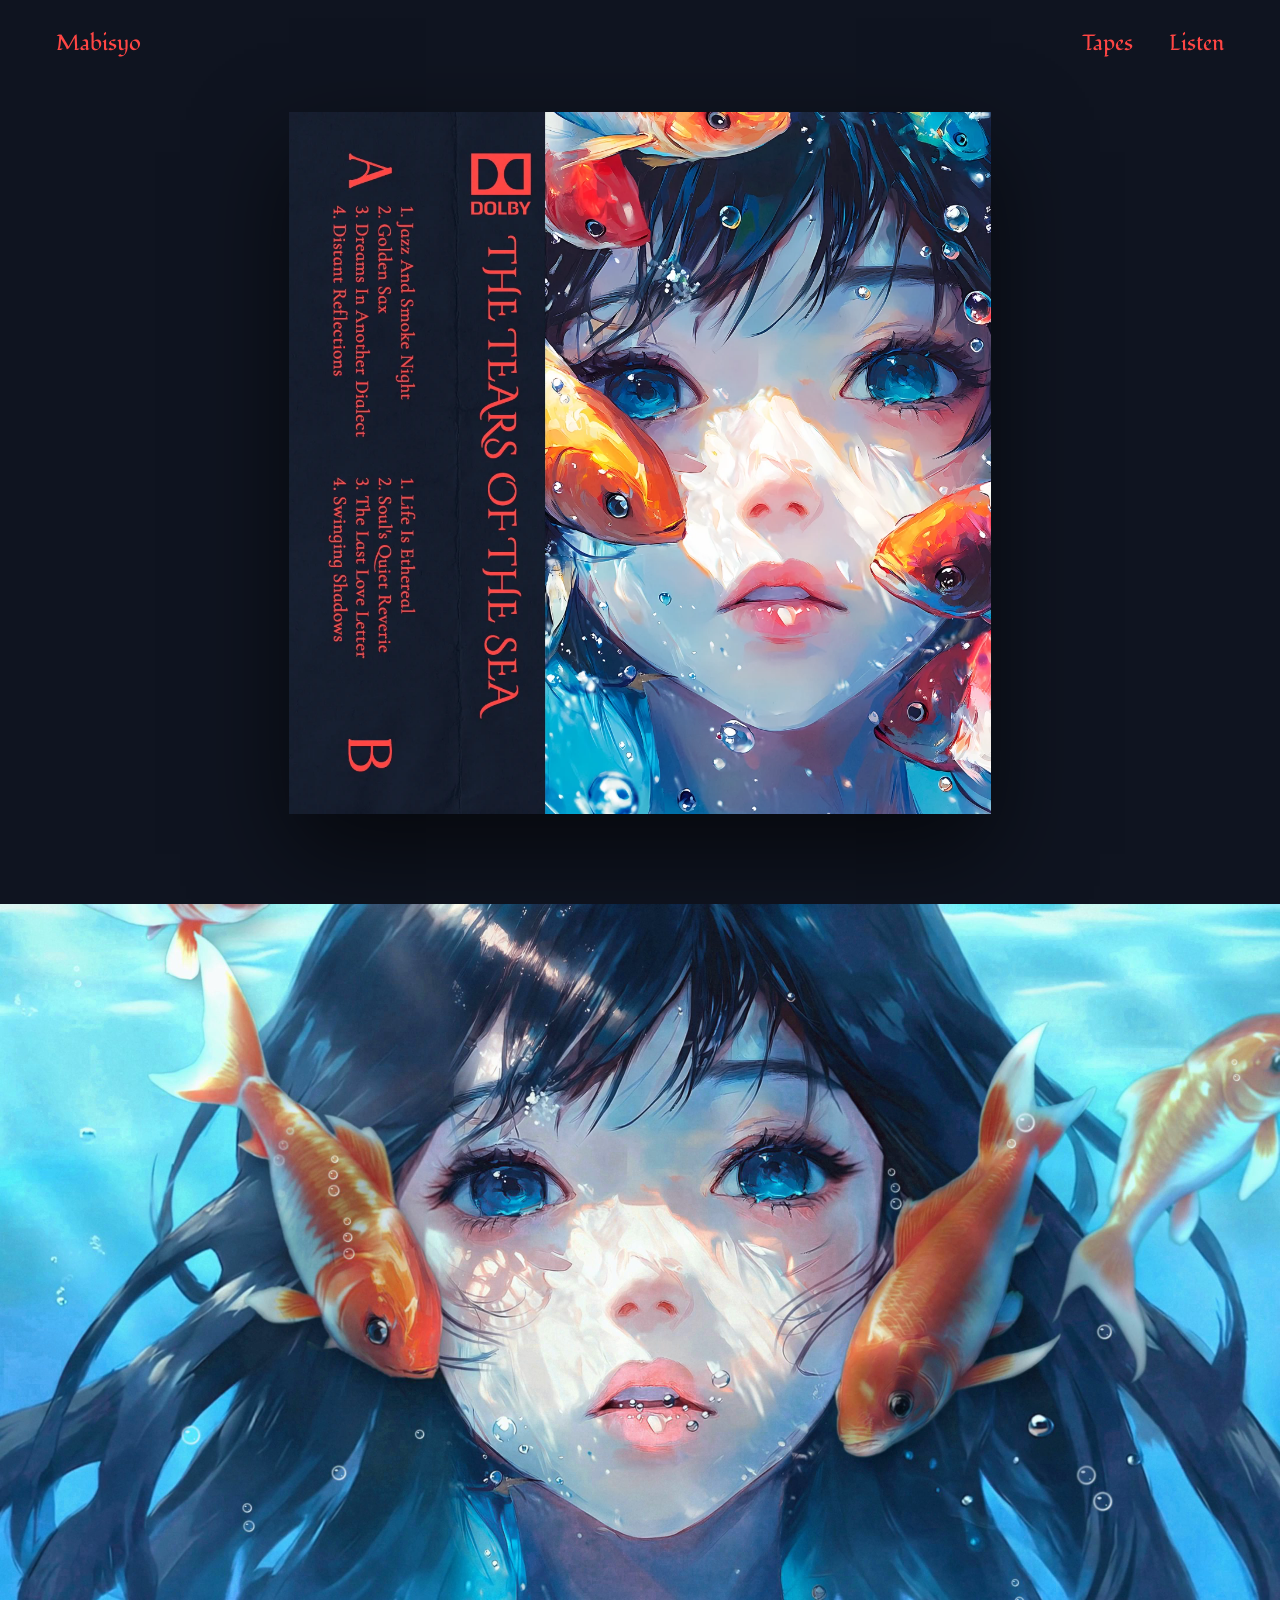
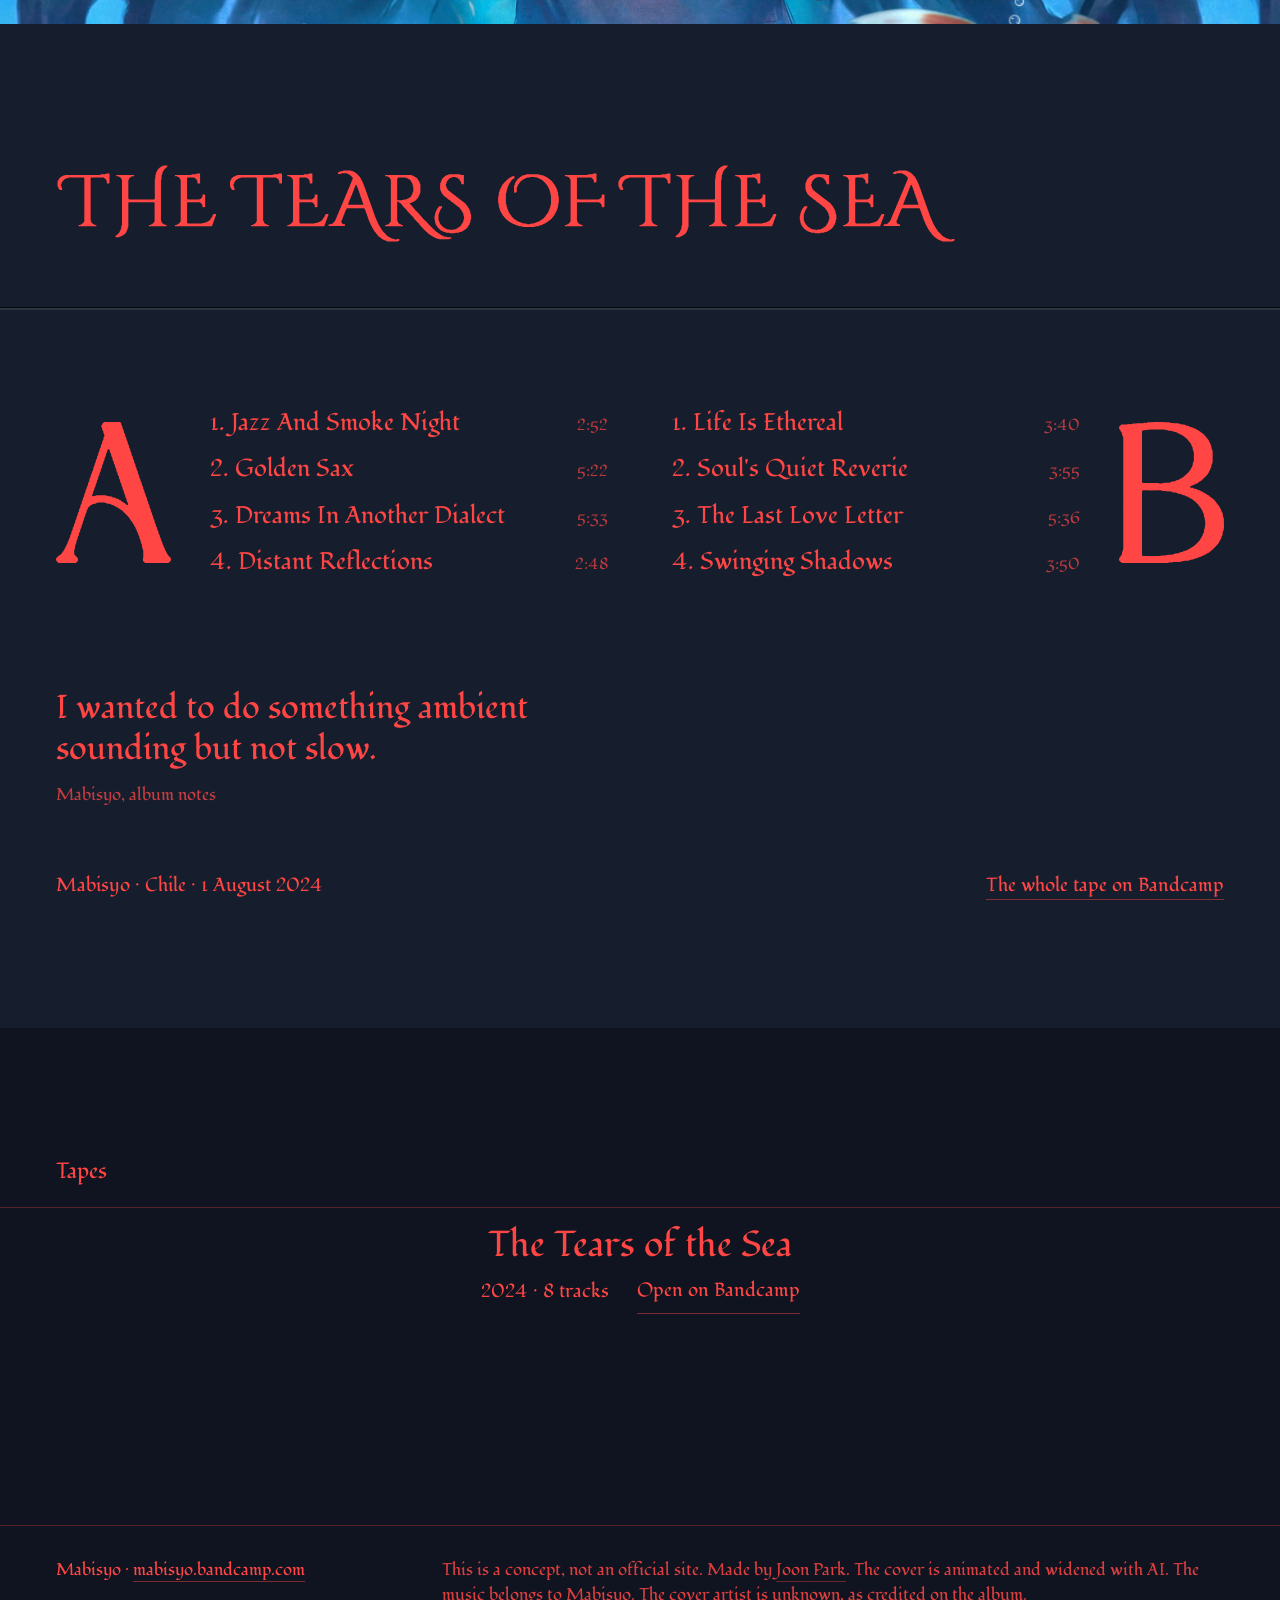
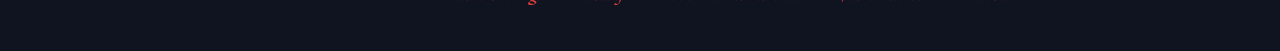
<file: index.html>
<!doctype html>
<html lang="en">
<head>
<meta charset="utf-8">
<meta name="viewport" content="width=device-width,initial-scale=1">
<title>Mabisyo</title>
<meta name="description" content="Mabisyo. Beat tapes from Chile. The Tears of the Sea and every other tape, each linked to Bandcamp.">
<meta name="theme-color" content="#0F1420">
<meta property="og:title" content="Mabisyo">
<meta property="og:description" content="Beat tapes from Chile. The Tears of the Sea and every other tape.">
<meta property="og:type" content="website">
<meta property="og:image" content="https://tears-of-the-sea.vercel.app/assets/og.jpg">
<meta name="twitter:card" content="summary_large_image">
<link rel="icon" href="data:image/svg+xml,%3Csvg xmlns='http://www.w3.org/2000/svg' viewBox='0 0 16 16'%3E%3Crect width='16' height='16' fill='%23161E2E'/%3E%3Ccircle cx='8' cy='8' r='4' fill='%23FF4644'/%3E%3C/svg%3E">
<link rel="preconnect" href="https://fonts.googleapis.com">
<link rel="preconnect" href="https://fonts.gstatic.com" crossorigin>
<link rel="stylesheet" href="https://fonts.googleapis.com/css2?family=Fondamento&display=swap">
<link rel="stylesheet" href="css/site.css?v=3">
</head>
<body>
<a class="skip" href="#tape">Skip to the tracklist</a>

<header class="nav">
  <a class="nav-name" href="#top">Mabisyo</a>
  <nav aria-label="Site">
    <a href="#shelf">Tapes</a>
    <a href="https://mabisyo.bandcamp.com/album/the-tears-of-the-sea" target="_blank" rel="noopener">Listen</a>
  </nav>
</header>

<main>
<section class="opening" id="top" aria-label="The Tears of the Sea, cassette cover">
  <div class="stage">
    <div class="plate" aria-hidden="true"></div>
    <div class="win" aria-hidden="true">
      <img class="win-still" src="assets/poster-wide.jpg?v=3" alt="">
      <video class="win-video" muted loop playsinline preload="auto"></video>
    </div>
    <img class="card" src="assets/card.webp" width="656" height="1800" alt="Cassette insert for The Tears of the Sea: the title on the spine, side A and side B track names">
    <p class="cue" aria-hidden="true">scroll to open</p>
  </div>
  <!-- shown when motion is off or scripts do not run: the printed cover, then the painting, both still -->
  <div class="stills">
    <img class="still-cover" src="assets/cover.webp" width="1200" height="1200" alt="The Tears of the Sea cassette cover: a girl underwater with blue eyes, orange koi around her face, beside a navy card with the tracklist in red">
    <picture>
      <source media="(max-aspect-ratio: 4/5)" srcset="assets/poster-tall.jpg?v=3">
      <img class="still-art" src="assets/poster-wide.jpg?v=3" alt="The painting from the cover, widened: the girl underwater with koi swimming around her">
    </picture>
  </div>
</section>

<section class="tape" id="tape" aria-labelledby="tape-title">
  <div class="tape-in">
    <h1 id="tape-title" class="tape-title"><img src="assets/title.svg" alt="The Tears of the Sea"></h1>
    <div class="fold" aria-hidden="true"></div>
    <div class="sides">
      <div class="side">
        <img class="side-letter" src="assets/letter-a.svg" alt="Side A">
        <ol class="tracks">
          <li><a href="https://mabisyo.bandcamp.com/track/jazz-and-smoke-night" target="_blank" rel="noopener"><span class="t">1. Jazz And Smoke Night</span><span class="d">2:52</span></a></li>
          <li><a href="https://mabisyo.bandcamp.com/track/golden-sax" target="_blank" rel="noopener"><span class="t">2. Golden Sax</span><span class="d">5:22</span></a></li>
          <li><a href="https://mabisyo.bandcamp.com/track/dreams-in-another-dialect" target="_blank" rel="noopener"><span class="t">3. Dreams In Another Dialect</span><span class="d">5:33</span></a></li>
          <li><a href="https://mabisyo.bandcamp.com/track/distant-reflections" target="_blank" rel="noopener"><span class="t">4. Distant Reflections</span><span class="d">2:48</span></a></li>
        </ol>
      </div>
      <div class="side side-b">
        <ol class="tracks">
          <li><a href="https://mabisyo.bandcamp.com/track/life-is-ethereal" target="_blank" rel="noopener"><span class="t">1. Life Is Ethereal</span><span class="d">3:40</span></a></li>
          <li><a href="https://mabisyo.bandcamp.com/track/souls-quiet-reverie" target="_blank" rel="noopener"><span class="t">2. Soul's Quiet Reverie</span><span class="d">3:55</span></a></li>
          <li><a href="https://mabisyo.bandcamp.com/track/the-last-love-letter" target="_blank" rel="noopener"><span class="t">3. The Last Love Letter</span><span class="d">5:36</span></a></li>
          <li><a href="https://mabisyo.bandcamp.com/track/swinging-shadows" target="_blank" rel="noopener"><span class="t">4. Swinging Shadows</span><span class="d">3:50</span></a></li>
        </ol>
        <img class="side-letter" src="assets/letter-b.svg" alt="Side B">
      </div>
    </div>
    <figure class="note">
      <blockquote>I wanted to do something ambient sounding but not slow.</blockquote>
      <figcaption>Mabisyo, album notes</figcaption>
    </figure>
    <p class="meta"><span>Mabisyo · Chile · 1 August 2024</span><a href="https://mabisyo.bandcamp.com/album/the-tears-of-the-sea" target="_blank" rel="noopener">The whole tape on Bandcamp</a></p>
  </div>
</section>

<section class="shelf" id="shelf" aria-labelledby="shelf-title">
  <h2 id="shelf-title" class="shelf-title">Tapes</h2>
  <div class="rows" id="rows"></div>
  <div class="now" id="now" aria-live="polite">
    <p class="now-title" id="now-title">The Tears of the Sea</p>
    <p class="now-meta"><span id="now-meta">2024 · 8 tracks</span><a id="now-link" href="https://mabisyo.bandcamp.com/album/the-tears-of-the-sea" target="_blank" rel="noopener">Open on Bandcamp</a></p>
  </div>
  <noscript><p class="meta"><a href="https://mabisyo.bandcamp.com/music">Every tape is on Bandcamp</a></p></noscript>
</section>
</main>

<footer class="foot">
  <p>Mabisyo · <a href="https://mabisyo.bandcamp.com" target="_blank" rel="noopener">mabisyo.bandcamp.com</a></p>
  <p class="notice">This is a concept, not an official site. Made by <a href="https://joonwoopark.me" target="_blank" rel="noopener">Joon Park</a>. The cover is animated and widened with AI. The music belongs to Mabisyo. The cover artist is unknown, as credited on the album.</p>
</footer>

<script src="js/opening.js?v=2" defer></script>
<script src="js/shelf.js?v=2" defer></script>
</body>
</html>
</file>
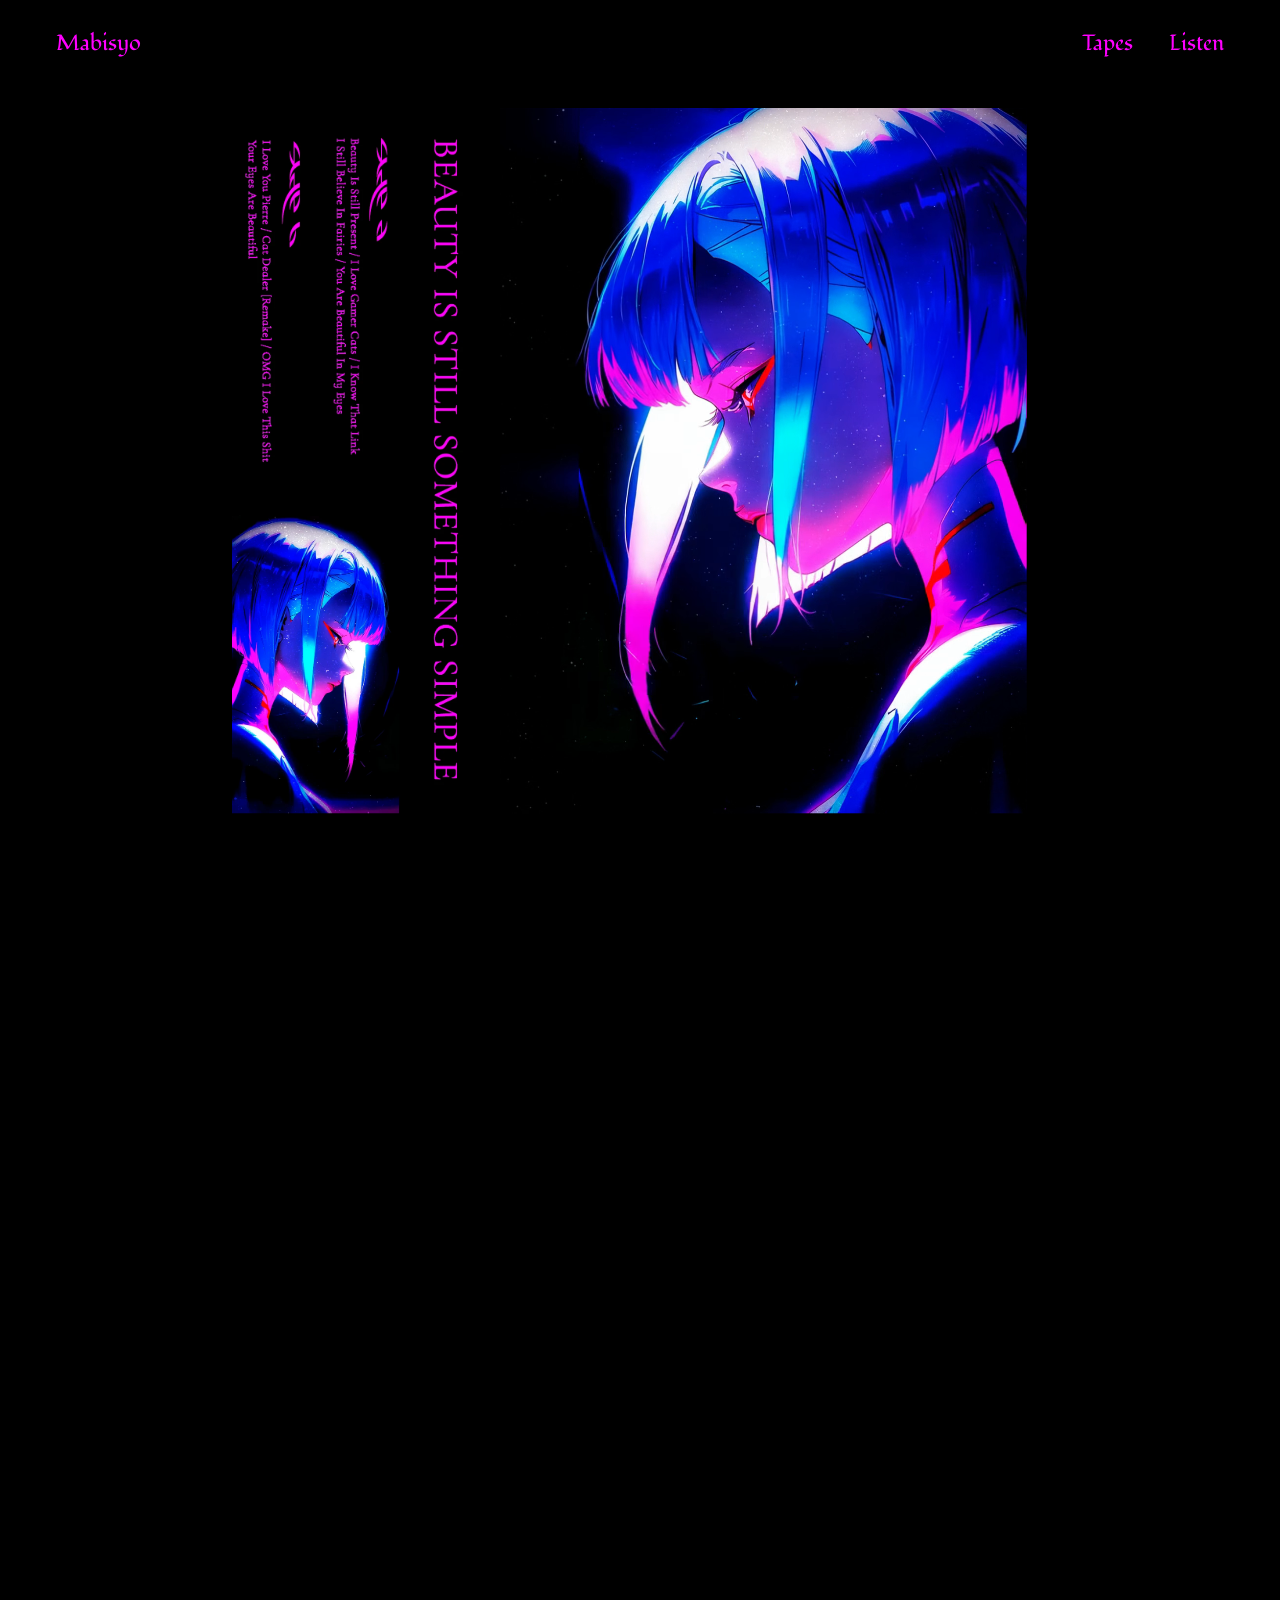
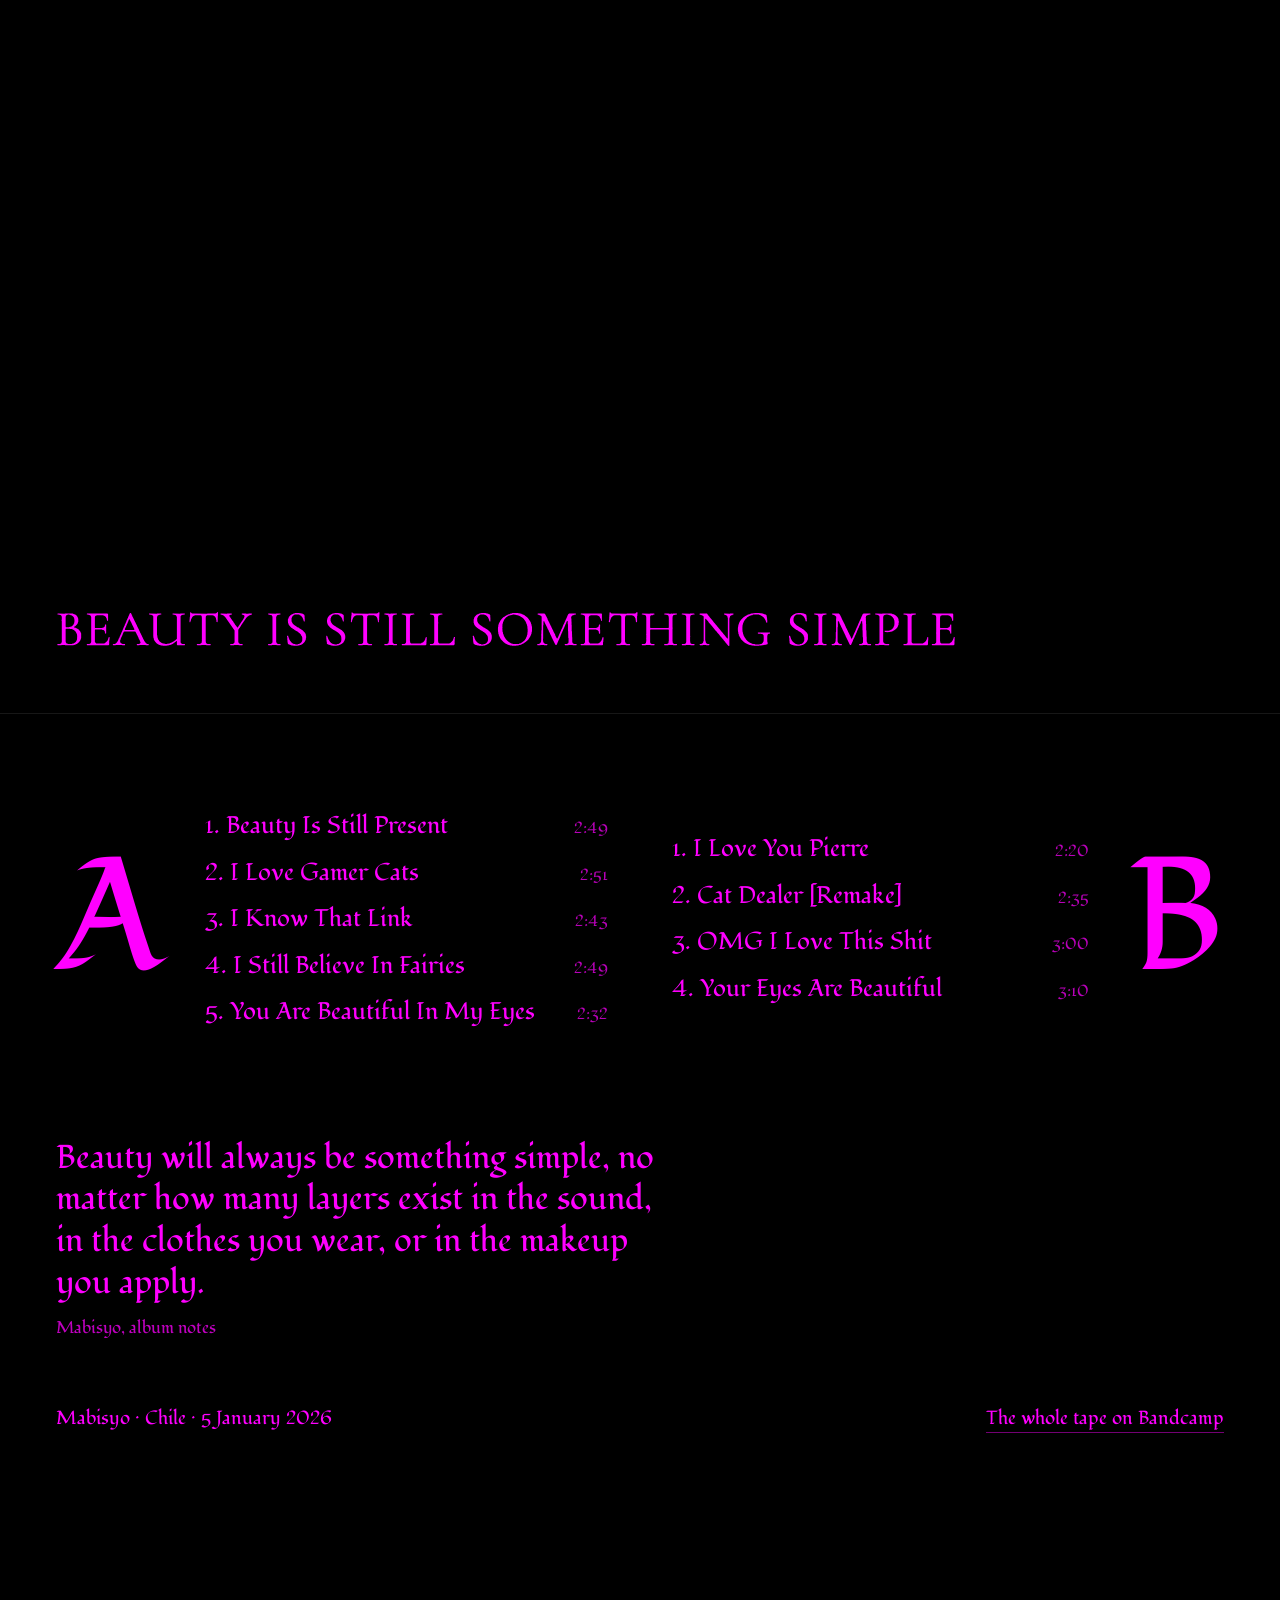
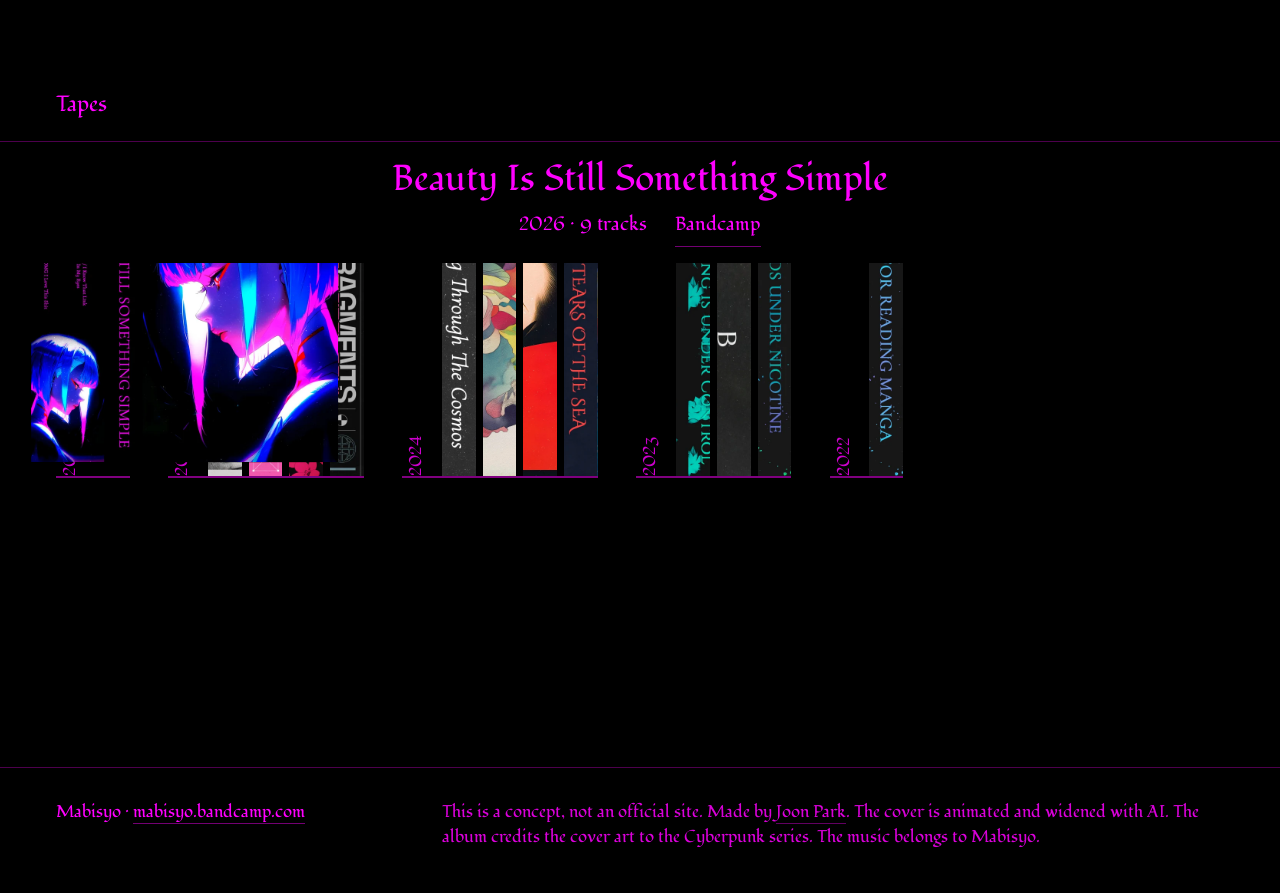
<file: tape/beauty-is-still-something-simple/index.html>
<!doctype html>
<html lang="en" style="--navy:#000000;--deep:#000000;--red:#FF00FF">
<head>
<meta charset="utf-8">
<meta name="viewport" content="width=device-width,initial-scale=1">
<title>Beauty Is Still Something Simple · Mabisyo</title>
<meta name="description" content="Beauty Is Still Something Simple by Mabisyo. 9 tracks, 5 January 2026. Beat tapes from Chile.">
<meta name="theme-color" content="#000000">
<meta property="og:title" content="Beauty Is Still Something Simple · Mabisyo">
<meta property="og:description" content="Beauty Is Still Something Simple by Mabisyo. 9 tracks, 5 January 2026. Beat tapes from Chile.">
<meta property="og:type" content="website">
<meta property="og:image" content="https://tears-of-the-sea.vercel.app/assets/tapes/beauty-is-still-something-simple/cover.webp">
<meta name="twitter:card" content="summary_large_image">
<link rel="icon" href="data:image/svg+xml,%3Csvg xmlns='http://www.w3.org/2000/svg' viewBox='0 0 16 16'%3E%3Crect width='16' height='16' fill='%23161E2E'/%3E%3Ccircle cx='8' cy='8' r='4' fill='%23FF4644'/%3E%3C/svg%3E">
<link rel="preconnect" href="https://fonts.googleapis.com">
<link rel="preconnect" href="https://fonts.gstatic.com" crossorigin>
<link rel="stylesheet" href="https://fonts.googleapis.com/css2?family=Fondamento&display=swap">
<link rel="stylesheet" href="/css/site.css?v=5">
</head>
<body>
<a class="skip" href="#tape">Skip to the tracklist</a>

<header class="nav">
  <a class="nav-name" href="/">Mabisyo</a>
  <nav aria-label="Site">
    <a href="#shelf">Tapes</a>
    <a href="https://mabisyo.bandcamp.com/album/beauty-is-still-something-simple" target="_blank" rel="noopener">Listen</a>
  </nav>
</header>

<main>
<section class="opening" id="top" aria-label="Beauty Is Still Something Simple, cassette cover">
  <div class="stage">
    <div class="plate" aria-hidden="true"></div>
    <div class="win" aria-hidden="true">
      <img class="win-still" src="/assets/tapes/beauty-is-still-something-simple/poster-wide.jpg?v=1" alt="">
      <video class="win-video" muted loop playsinline preload="auto"></video>
    </div>
    <img class="card" src="/assets/tapes/beauty-is-still-something-simple/card.webp" width="656" height="1800" alt="Cassette insert for Beauty Is Still Something Simple: the title on the spine, side A and side B track names">
    <p class="cue" aria-hidden="true">scroll to open</p>
  </div>
  <!-- shown when motion is off or scripts do not run: the printed cover, then the illustration, both still -->
  <div class="stills">
    <img class="still-cover" src="/assets/tapes/beauty-is-still-something-simple/cover.webp" width="1200" height="1200" alt="Beauty Is Still Something Simple cassette cover: a girl in profile with a blue bob, lit by blue and magenta neon against a black sky, beside the card with the tracklist">
    <picture>
      <source media="(max-aspect-ratio: 4/5)" srcset="/assets/tapes/beauty-is-still-something-simple/poster-tall.jpg?v=1">
      <img class="still-art" src="/assets/tapes/beauty-is-still-something-simple/poster-wide.jpg?v=1" alt="The illustration from the cover, widened: a girl in profile with a blue bob, lit by blue and magenta neon against a black sky">
    </picture>
  </div>
</section>

<section class="tape" id="tape" aria-labelledby="tape-title" style="background-image:url(/assets/tapes/beauty-is-still-something-simple/paper.jpg)">
  <div class="tape-in">
    <h1 id="tape-title" class="tape-title"><img src="/assets/tapes/beauty-is-still-something-simple/title.svg" width="1638" height="65" alt="Beauty Is Still Something Simple"></h1>
    <div class="fold" aria-hidden="true"></div>
    <div class="sides">
      <div class="side">
        <span class="side-letter side-glyph" role="img" aria-label="Side A">A</span>
        <ol class="tracks">
          <li><a href="https://mabisyo.bandcamp.com/track/beauty-is-still-present" target="_blank" rel="noopener"><span class="t">1. Beauty Is Still Present</span><span class="d">2:49</span></a></li>
          <li><a href="https://mabisyo.bandcamp.com/track/i-love-gamer-cats" target="_blank" rel="noopener"><span class="t">2. I Love Gamer Cats</span><span class="d">2:51</span></a></li>
          <li><a href="https://mabisyo.bandcamp.com/track/i-know-that-link" target="_blank" rel="noopener"><span class="t">3. I Know That Link</span><span class="d">2:43</span></a></li>
          <li><a href="https://mabisyo.bandcamp.com/track/i-still-believe-in-fairies" target="_blank" rel="noopener"><span class="t">4. I Still Believe In Fairies</span><span class="d">2:49</span></a></li>
          <li><a href="https://mabisyo.bandcamp.com/track/you-are-beautiful-in-my-eyes" target="_blank" rel="noopener"><span class="t">5. You Are Beautiful In My Eyes</span><span class="d">2:32</span></a></li>
        </ol>
      </div>
      <div class="side side-b">
        <ol class="tracks">
          <li><a href="https://mabisyo.bandcamp.com/track/i-love-you-pierre" target="_blank" rel="noopener"><span class="t">1. I Love You Pierre</span><span class="d">2:20</span></a></li>
          <li><a href="https://mabisyo.bandcamp.com/track/cat-dealer-remake" target="_blank" rel="noopener"><span class="t">2. Cat Dealer [Remake]</span><span class="d">2:35</span></a></li>
          <li><a href="https://mabisyo.bandcamp.com/track/omg-i-love-this-shit" target="_blank" rel="noopener"><span class="t">3. OMG I Love This Shit</span><span class="d">3:00</span></a></li>
          <li><a href="https://mabisyo.bandcamp.com/track/your-eyes-are-beautiful" target="_blank" rel="noopener"><span class="t">4. Your Eyes Are Beautiful</span><span class="d">3:10</span></a></li>
        </ol>
        <span class="side-letter side-glyph" role="img" aria-label="Side B">B</span>
      </div>
    </div>
    <figure class="note">
      <blockquote>Beauty will always be something simple, no matter how many layers exist in the sound, in the clothes you wear, or in the makeup you apply.</blockquote>
      <figcaption>Mabisyo, album notes</figcaption>
    </figure>
    <p class="meta"><span>Mabisyo · Chile · 5 January 2026</span><a href="https://mabisyo.bandcamp.com/album/beauty-is-still-something-simple" target="_blank" rel="noopener">The whole tape on Bandcamp</a></p>
  </div>
</section>

<section class="shelf" id="shelf" aria-labelledby="shelf-title">
  <h2 id="shelf-title" class="shelf-title">Tapes</h2>
  <div class="rows" id="rows"></div>
  <div class="now" id="now" aria-live="polite">
    <p class="now-title" id="now-title">Beauty Is Still Something Simple</p>
    <p class="now-meta"><span id="now-meta">2026 · 9 tracks</span><a id="now-open" href="/tape/beauty-is-still-something-simple/" hidden>Open the tape</a><a id="now-link" href="https://mabisyo.bandcamp.com/album/beauty-is-still-something-simple" target="_blank" rel="noopener">Bandcamp</a></p>
  </div>
  <noscript><p class="meta"><a href="https://mabisyo.bandcamp.com/music">Every tape is on Bandcamp</a></p></noscript>
</section>
</main>

<footer class="foot">
  <p>Mabisyo · <a href="https://mabisyo.bandcamp.com" target="_blank" rel="noopener">mabisyo.bandcamp.com</a></p>
  <p class="notice">This is a concept, not an official site. Made by <a href="https://joonwoopark.me" target="_blank" rel="noopener">Joon Park</a>. The cover is animated and widened with AI. The album credits the cover art to the Cyberpunk series. The music belongs to Mabisyo.</p>
</footer>

<script id="tape-data" type="application/json">{"slug": "beauty-is-still-something-simple", "wide": {"av1": "/assets/tapes/beauty-is-still-something-simple/hero-wide.av1.mp4?v=1", "h264": "/assets/tapes/beauty-is-still-something-simple/hero-wide.h264.mp4?v=1", "codec": "av01.0.12M.08", "poster": "/assets/tapes/beauty-is-still-something-simple/poster-wide.jpg?v=1", "ar": 1.7777777777777777, "a0": 0.6426}, "tall": {"av1": "/assets/tapes/beauty-is-still-something-simple/hero-tall.av1.mp4?v=1", "h264": "/assets/tapes/beauty-is-still-something-simple/hero-tall.h264.mp4?v=1", "codec": "av01.0.08M.08", "poster": "/assets/tapes/beauty-is-still-something-simple/poster-tall.jpg?v=1", "ar": 0.6347222222222222, "a0": 0}}</script>
<script src="/js/opening.js?v=4" defer></script>
<script src="/js/shelf.js?v=4" defer></script>
</body>
</html>
</file>
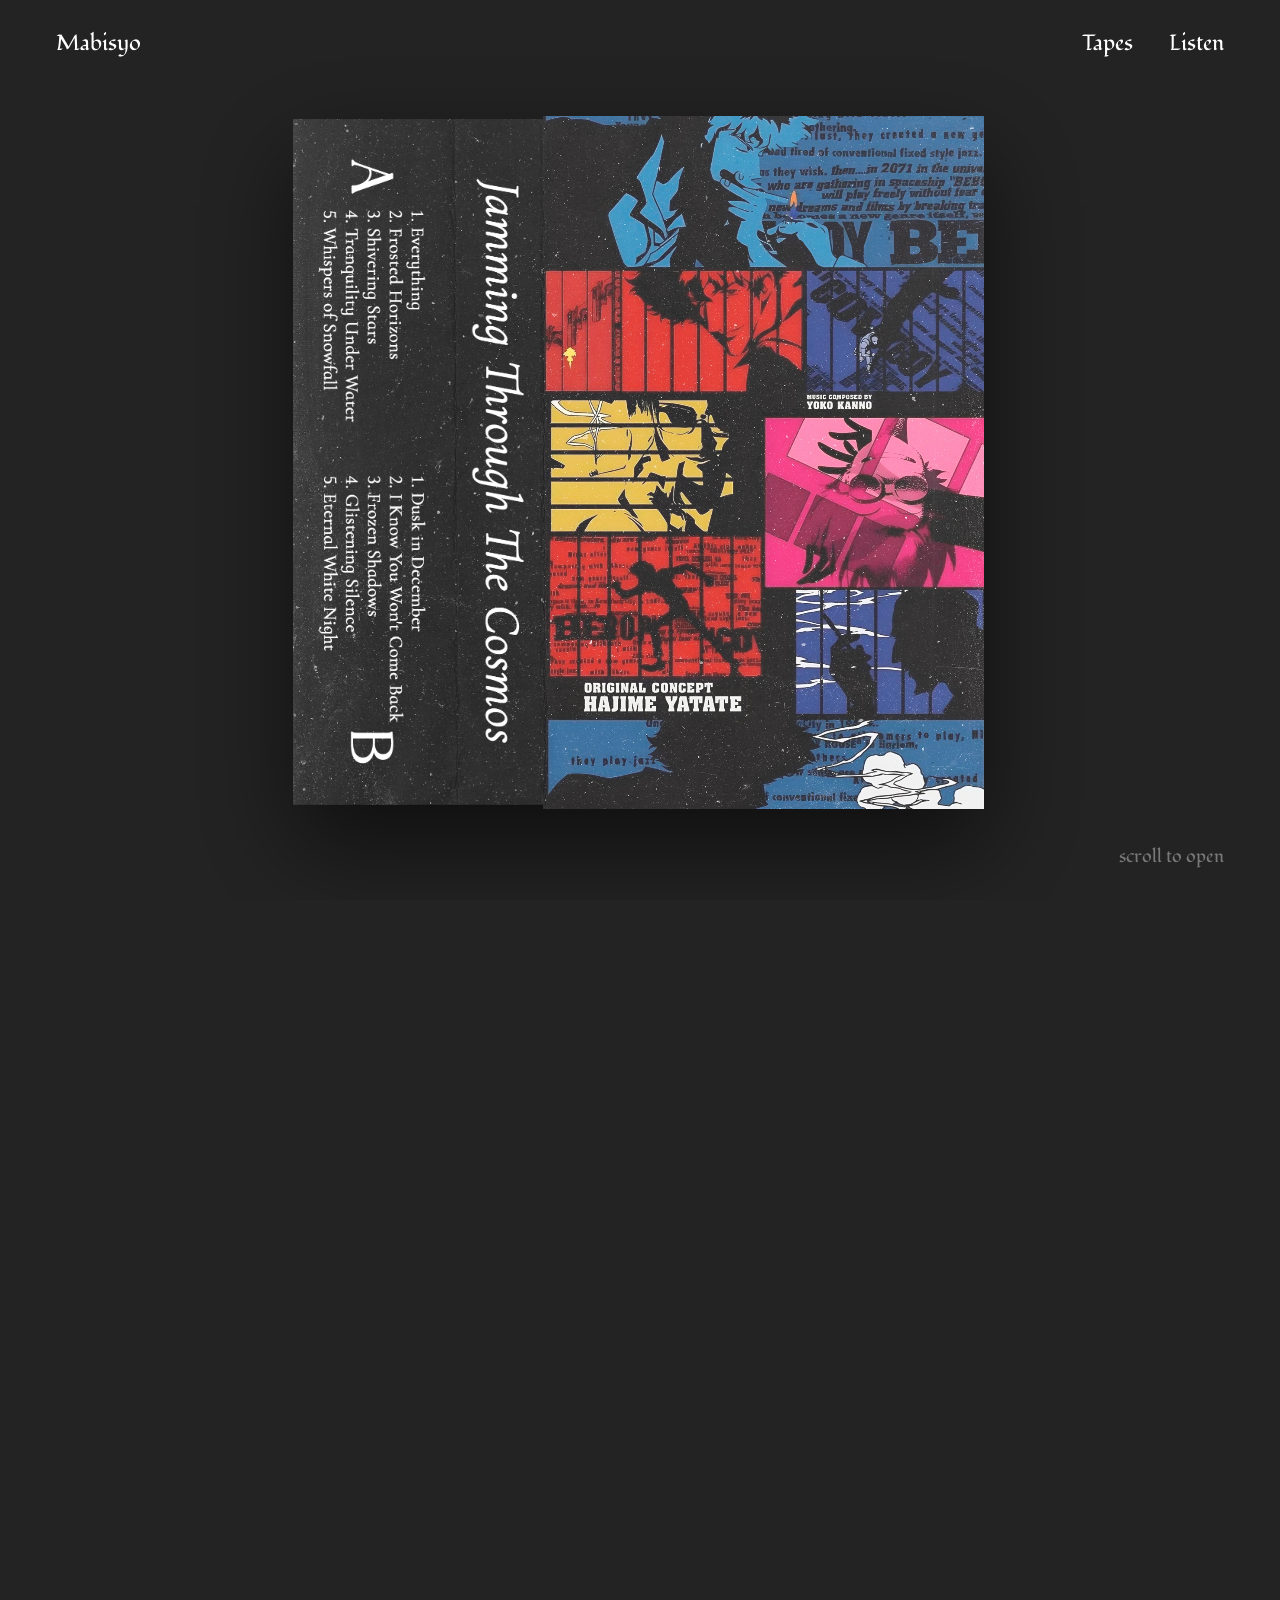
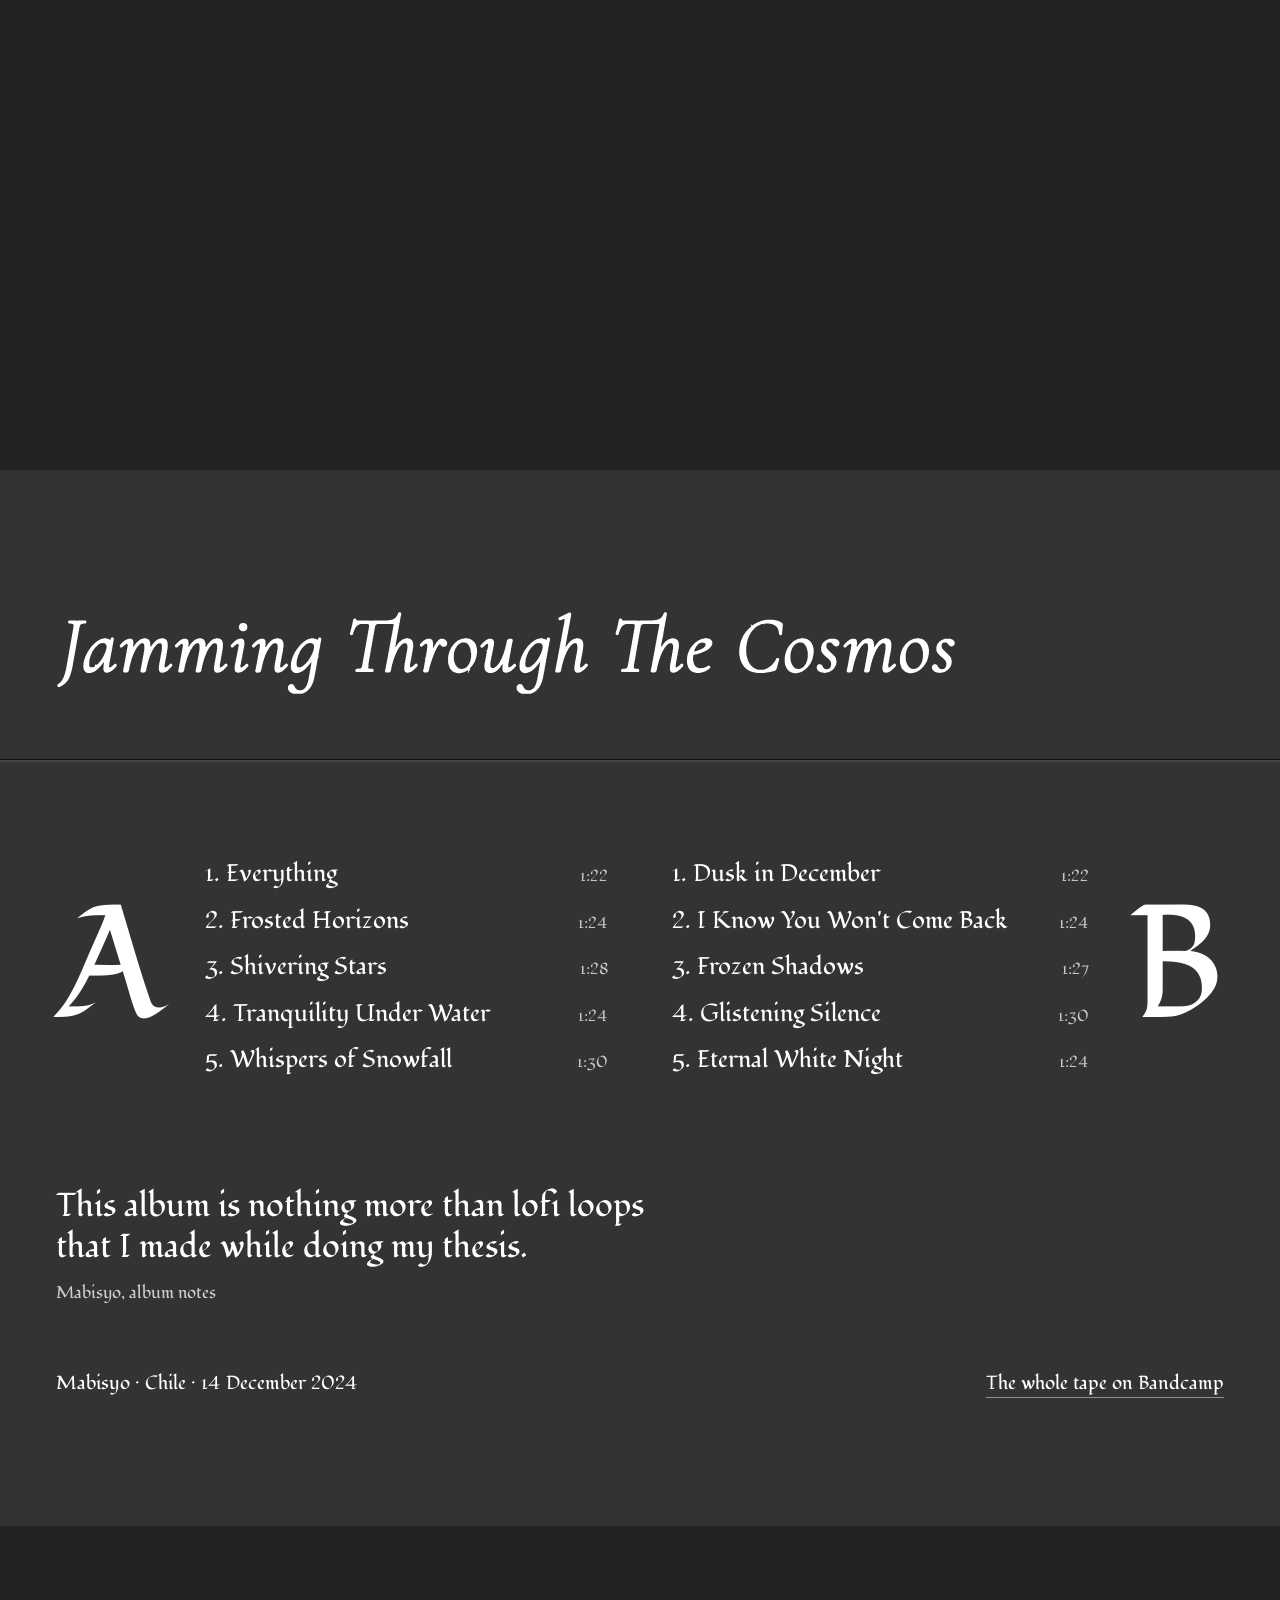
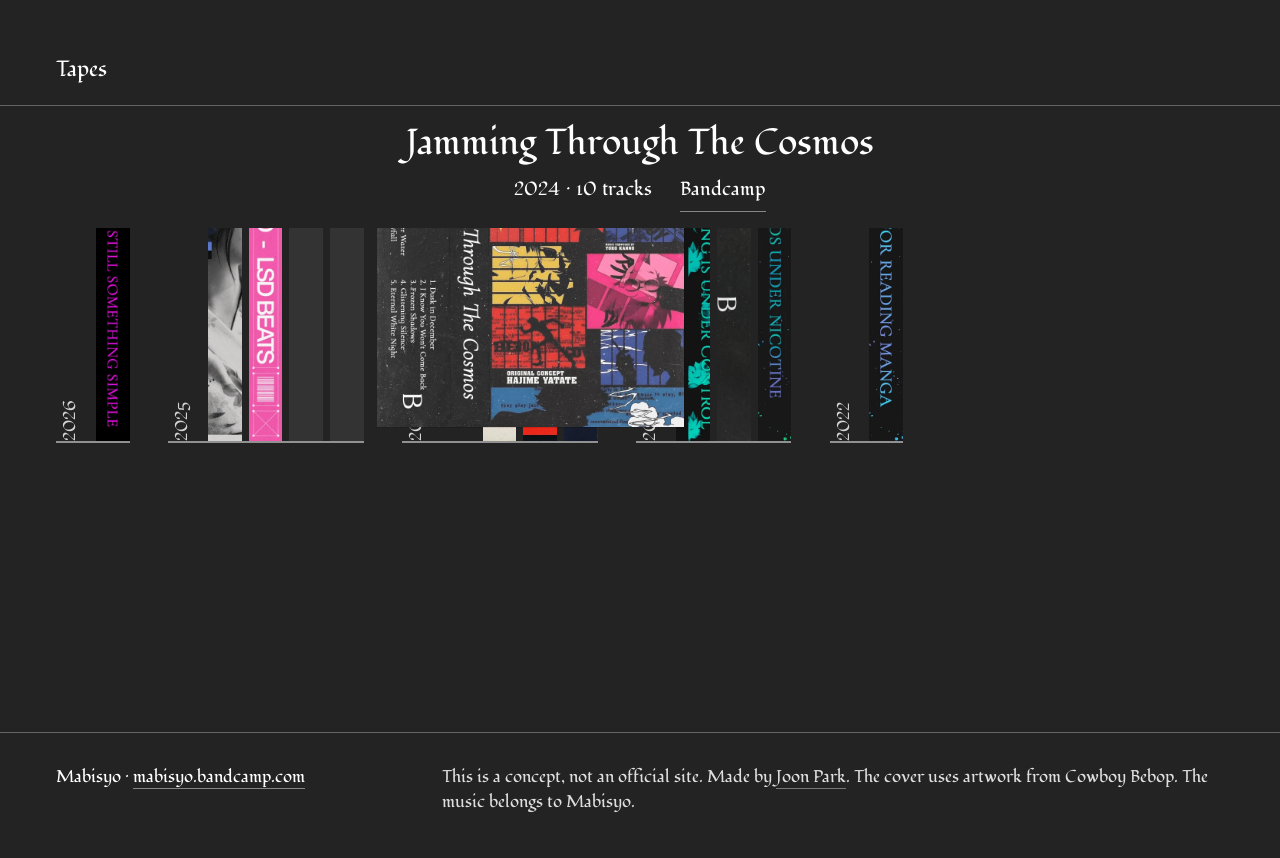
<file: tape/jamming-through-the-cosmos/index.html>
<!doctype html>
<html lang="en" style="--navy:#333333;--deep:#232323;--red:#FFFFFF">
<head>
<meta charset="utf-8">
<meta name="viewport" content="width=device-width,initial-scale=1">
<title>Jamming Through The Cosmos · Mabisyo</title>
<meta name="description" content="Jamming Through The Cosmos by Mabisyo. 10 tracks, 14 December 2024. Beat tapes from Chile.">
<meta name="theme-color" content="#232323">
<meta property="og:title" content="Jamming Through The Cosmos · Mabisyo">
<meta property="og:description" content="Jamming Through The Cosmos by Mabisyo. 10 tracks, 14 December 2024. Beat tapes from Chile.">
<meta property="og:type" content="website">
<meta property="og:image" content="https://tears-of-the-sea.vercel.app/assets/tapes/jamming-through-the-cosmos/cover.webp">
<meta name="twitter:card" content="summary_large_image">
<link rel="icon" href="data:image/svg+xml,%3Csvg xmlns='http://www.w3.org/2000/svg' viewBox='0 0 16 16'%3E%3Crect width='16' height='16' fill='%23161E2E'/%3E%3Ccircle cx='8' cy='8' r='4' fill='%23FF4644'/%3E%3C/svg%3E">
<link rel="preconnect" href="https://fonts.googleapis.com">
<link rel="preconnect" href="https://fonts.gstatic.com" crossorigin>
<link rel="stylesheet" href="https://fonts.googleapis.com/css2?family=Fondamento&display=swap">
<link rel="stylesheet" href="/css/site.css?v=5">
</head>
<body>
<a class="skip" href="#tape">Skip to the tracklist</a>

<header class="nav">
  <a class="nav-name" href="/">Mabisyo</a>
  <nav aria-label="Site">
    <a href="#shelf">Tapes</a>
    <a href="https://mabisyo.bandcamp.com/album/jamming-through-the-cosmos" target="_blank" rel="noopener">Listen</a>
  </nav>
</header>

<main>
<section class="opening" id="top" aria-label="Jamming Through The Cosmos, cassette cover">
  <div class="stage">
    <div class="plate" aria-hidden="true"></div>
    <div class="win" aria-hidden="true">
      <img class="win-still" src="/assets/tapes/jamming-through-the-cosmos/art.webp" alt="">
      
    </div>
    <img class="card" src="/assets/tapes/jamming-through-the-cosmos/card.webp" width="656" height="1800" alt="Cassette insert for Jamming Through The Cosmos: the title on the spine, side A and side B track names">
    <p class="cue" aria-hidden="true">scroll to open</p>
  </div>
  <!-- shown when motion is off or scripts do not run: the printed cover, then the illustration, both still -->
  <div class="stills">
    <img class="still-cover" src="/assets/tapes/jamming-through-the-cosmos/cover.webp" width="1200" height="1200" alt="Jamming Through The Cosmos cassette cover: a collage of Cowboy Bebop poster panels in red, yellow, pink and blue, beside the card with the tracklist">
    <picture>
      <img class="still-art" src="/assets/tapes/jamming-through-the-cosmos/art.webp" alt="The illustration from the cover: a collage of Cowboy Bebop poster panels in red, yellow, pink and blue">
    </picture>
  </div>
</section>

<section class="tape" id="tape" aria-labelledby="tape-title">
  <div class="tape-in">
    <h1 id="tape-title" class="tape-title"><img src="/assets/tapes/jamming-through-the-cosmos/title.svg" width="1484" height="138" alt="Jamming Through The Cosmos"></h1>
    <div class="fold" aria-hidden="true"></div>
    <div class="sides">
      <div class="side">
        <span class="side-letter side-glyph" role="img" aria-label="Side A">A</span>
        <ol class="tracks">
          <li><a href="https://mabisyo.bandcamp.com/track/everything" target="_blank" rel="noopener"><span class="t">1. Everything</span><span class="d">1:22</span></a></li>
          <li><a href="https://mabisyo.bandcamp.com/track/frosted-horizons" target="_blank" rel="noopener"><span class="t">2. Frosted Horizons</span><span class="d">1:24</span></a></li>
          <li><a href="https://mabisyo.bandcamp.com/track/shivering-stars" target="_blank" rel="noopener"><span class="t">3. Shivering Stars</span><span class="d">1:28</span></a></li>
          <li><a href="https://mabisyo.bandcamp.com/track/tranquility-under-water" target="_blank" rel="noopener"><span class="t">4. Tranquility Under Water</span><span class="d">1:24</span></a></li>
          <li><a href="https://mabisyo.bandcamp.com/track/whispers-of-snowfall" target="_blank" rel="noopener"><span class="t">5. Whispers of Snowfall</span><span class="d">1:30</span></a></li>
        </ol>
      </div>
      <div class="side side-b">
        <ol class="tracks">
          <li><a href="https://mabisyo.bandcamp.com/track/dusk-in-december" target="_blank" rel="noopener"><span class="t">1. Dusk in December</span><span class="d">1:22</span></a></li>
          <li><a href="https://mabisyo.bandcamp.com/track/i-know-you-wont-come-back" target="_blank" rel="noopener"><span class="t">2. I Know You Won&#x27;t Come Back</span><span class="d">1:24</span></a></li>
          <li><a href="https://mabisyo.bandcamp.com/track/frozen-shadows" target="_blank" rel="noopener"><span class="t">3. Frozen Shadows</span><span class="d">1:27</span></a></li>
          <li><a href="https://mabisyo.bandcamp.com/track/glistening-silence" target="_blank" rel="noopener"><span class="t">4. Glistening Silence</span><span class="d">1:30</span></a></li>
          <li><a href="https://mabisyo.bandcamp.com/track/eternal-white-night" target="_blank" rel="noopener"><span class="t">5. Eternal White Night</span><span class="d">1:24</span></a></li>
        </ol>
        <span class="side-letter side-glyph" role="img" aria-label="Side B">B</span>
      </div>
    </div>
    <figure class="note">
      <blockquote>This album is nothing more than lofi loops that I made while doing my thesis.</blockquote>
      <figcaption>Mabisyo, album notes</figcaption>
    </figure>
    <p class="meta"><span>Mabisyo · Chile · 14 December 2024</span><a href="https://mabisyo.bandcamp.com/album/jamming-through-the-cosmos" target="_blank" rel="noopener">The whole tape on Bandcamp</a></p>
  </div>
</section>

<section class="shelf" id="shelf" aria-labelledby="shelf-title">
  <h2 id="shelf-title" class="shelf-title">Tapes</h2>
  <div class="rows" id="rows"></div>
  <div class="now" id="now" aria-live="polite">
    <p class="now-title" id="now-title">Jamming Through The Cosmos</p>
    <p class="now-meta"><span id="now-meta">2024 · 10 tracks</span><a id="now-open" href="/tape/jamming-through-the-cosmos/" hidden>Open the tape</a><a id="now-link" href="https://mabisyo.bandcamp.com/album/jamming-through-the-cosmos" target="_blank" rel="noopener">Bandcamp</a></p>
  </div>
  <noscript><p class="meta"><a href="https://mabisyo.bandcamp.com/music">Every tape is on Bandcamp</a></p></noscript>
</section>
</main>

<footer class="foot">
  <p>Mabisyo · <a href="https://mabisyo.bandcamp.com" target="_blank" rel="noopener">mabisyo.bandcamp.com</a></p>
  <p class="notice">This is a concept, not an official site. Made by <a href="https://joonwoopark.me" target="_blank" rel="noopener">Joon Park</a>. The cover uses artwork from Cowboy Bebop. The music belongs to Mabisyo.</p>
</footer>

<script id="tape-data" type="application/json">{"slug": "jamming-through-the-cosmos", "wide": {"still": "/assets/tapes/jamming-through-the-cosmos/art.webp", "ar": 0.6355555555555555, "a0": 0, "focusY": 0.42}, "tall": {"still": "/assets/tapes/jamming-through-the-cosmos/art.webp", "ar": 0.6355555555555555, "a0": 0, "focusY": 0.42}}</script>
<script src="/js/opening.js?v=4" defer></script>
<script src="/js/shelf.js?v=4" defer></script>
</body>
</html>
</file>
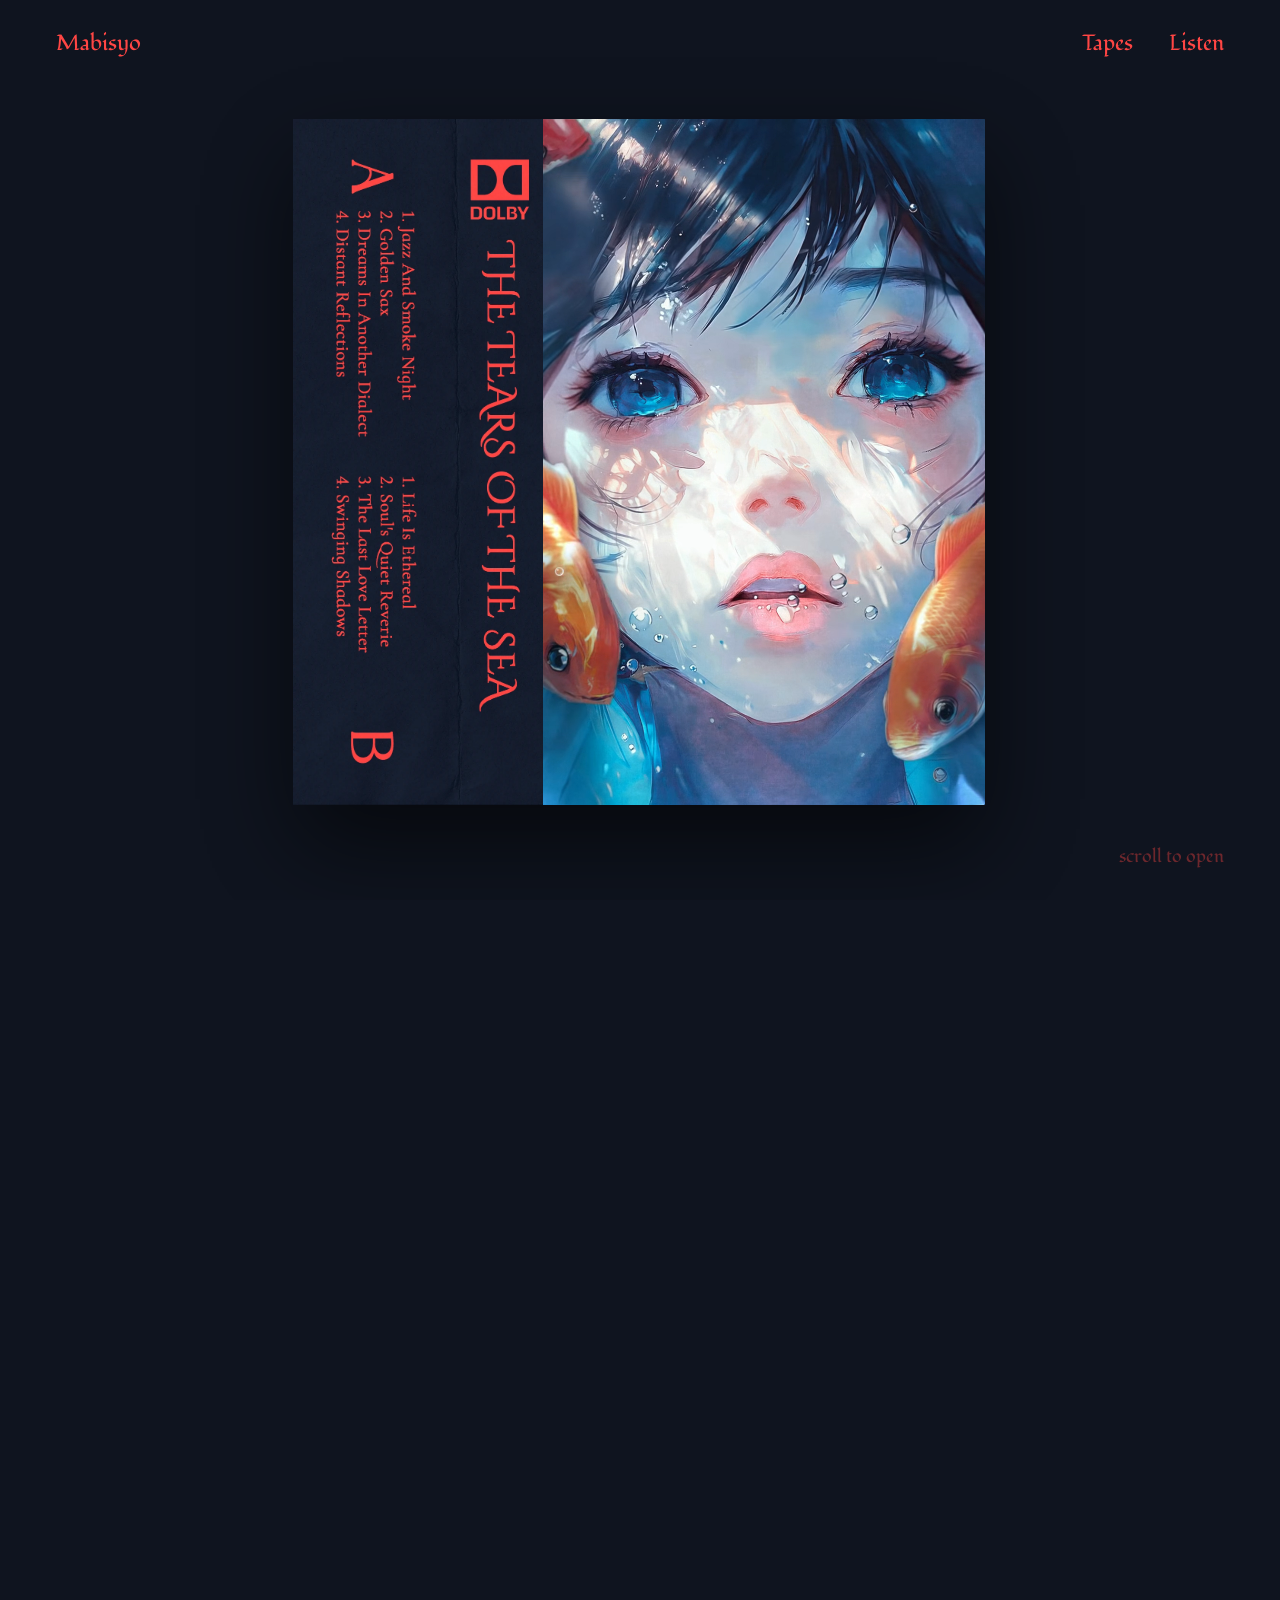
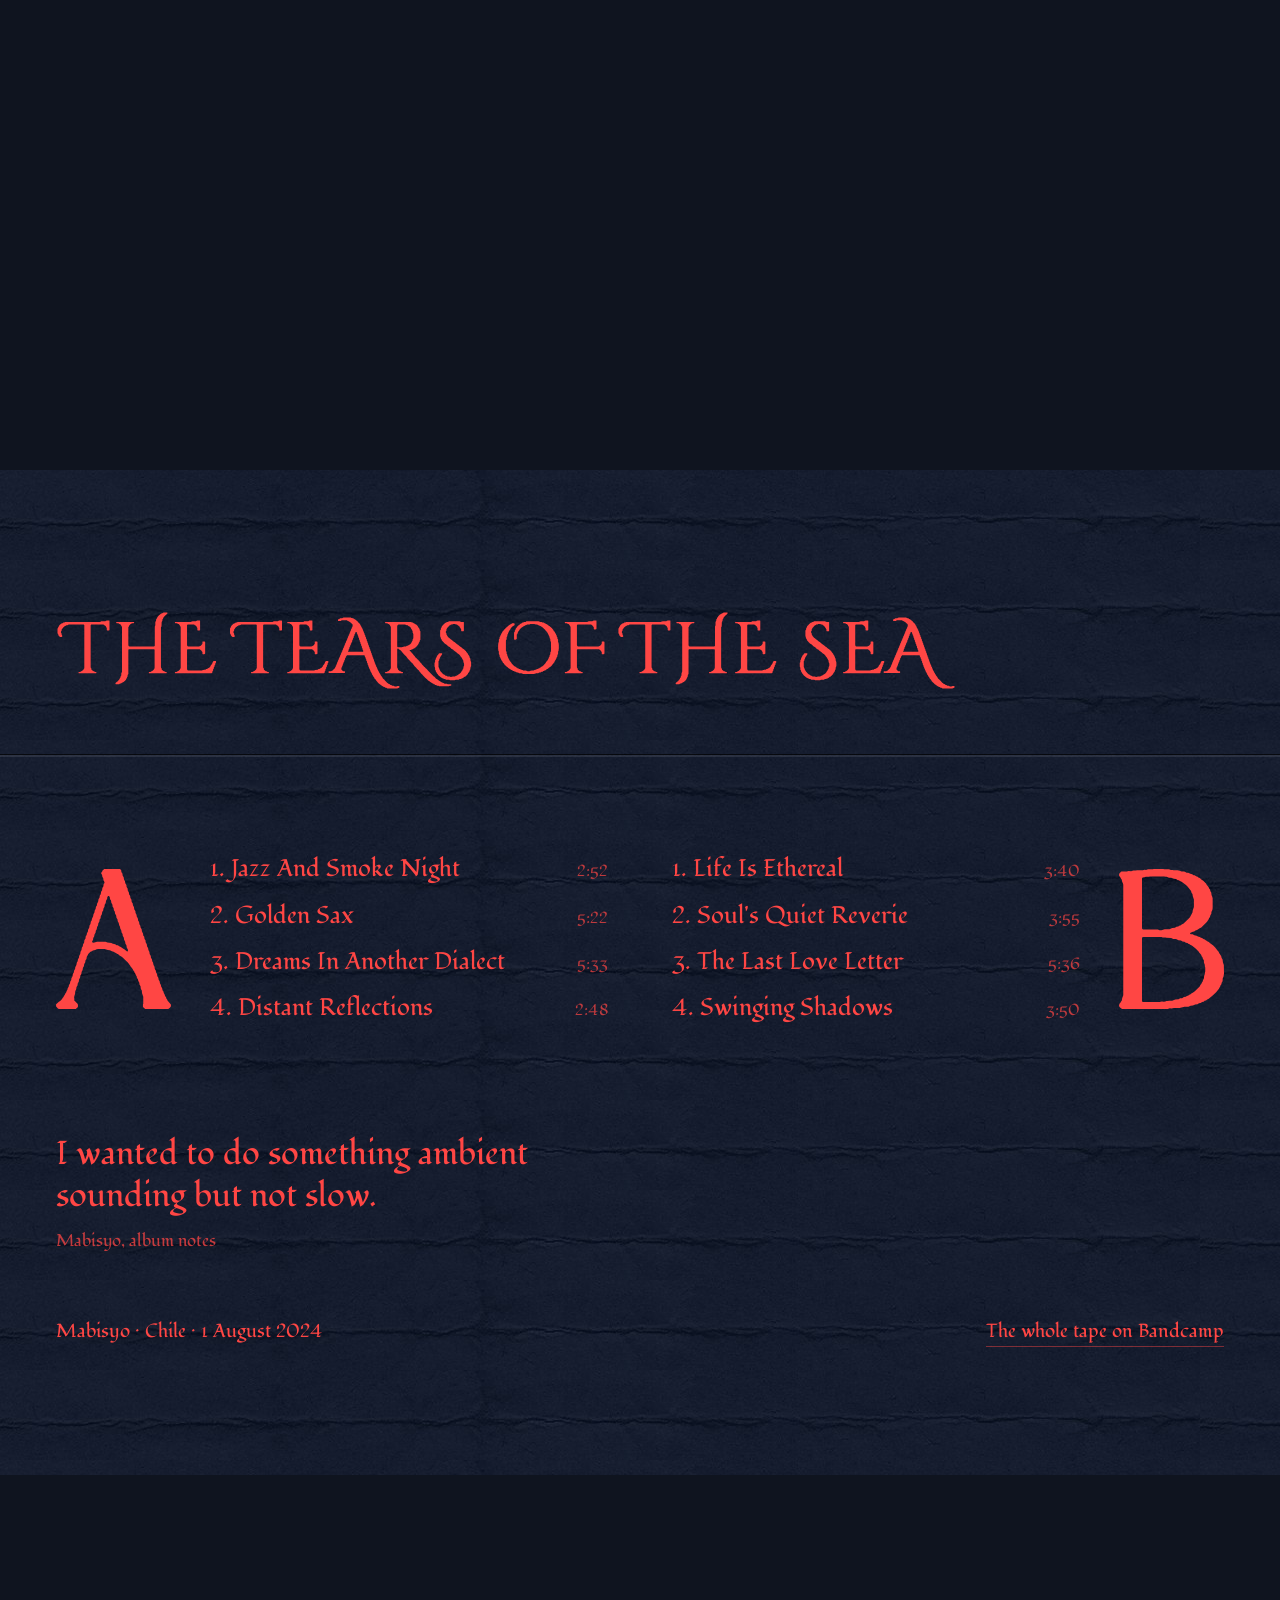
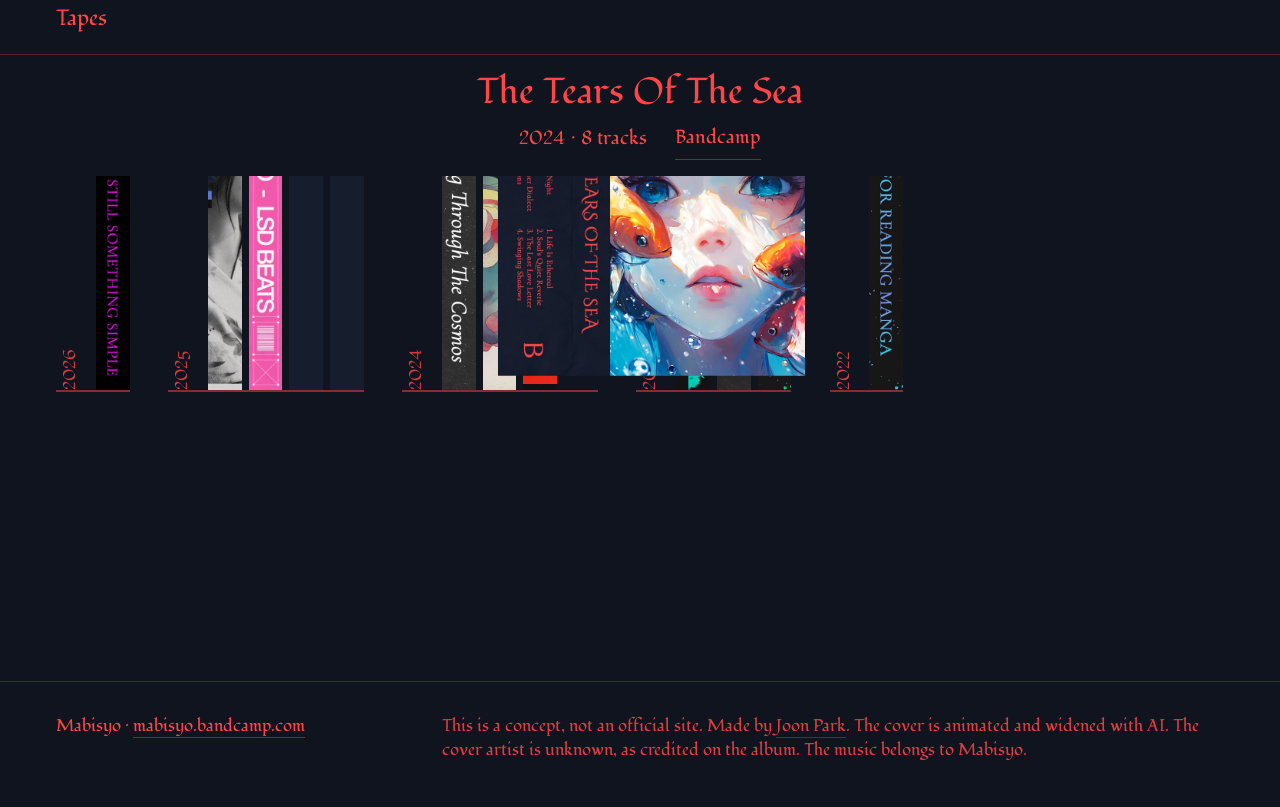
<file: tape/the-tears-of-the-sea/index.html>
<!doctype html>
<html lang="en" style="--navy:#161E2E;--deep:#0F141F;--red:#FF4644">
<head>
<meta charset="utf-8">
<meta name="viewport" content="width=device-width,initial-scale=1">
<title>The Tears Of The Sea · Mabisyo</title>
<meta name="description" content="The Tears Of The Sea by Mabisyo. 8 tracks, 1 August 2024. Beat tapes from Chile.">
<meta name="theme-color" content="#0F141F">
<meta property="og:title" content="The Tears Of The Sea · Mabisyo">
<meta property="og:description" content="The Tears Of The Sea by Mabisyo. 8 tracks, 1 August 2024. Beat tapes from Chile.">
<meta property="og:type" content="website">
<meta property="og:image" content="https://tears-of-the-sea.vercel.app/assets/tapes/the-tears-of-the-sea/cover.webp">
<meta name="twitter:card" content="summary_large_image">
<link rel="icon" href="data:image/svg+xml,%3Csvg xmlns='http://www.w3.org/2000/svg' viewBox='0 0 16 16'%3E%3Crect width='16' height='16' fill='%23161E2E'/%3E%3Ccircle cx='8' cy='8' r='4' fill='%23FF4644'/%3E%3C/svg%3E">
<link rel="preconnect" href="https://fonts.googleapis.com">
<link rel="preconnect" href="https://fonts.gstatic.com" crossorigin>
<link rel="stylesheet" href="https://fonts.googleapis.com/css2?family=Fondamento&display=swap">
<link rel="stylesheet" href="/css/site.css?v=5">
</head>
<body>
<a class="skip" href="#tape">Skip to the tracklist</a>

<header class="nav">
  <a class="nav-name" href="/">Mabisyo</a>
  <nav aria-label="Site">
    <a href="#shelf">Tapes</a>
    <a href="https://mabisyo.bandcamp.com/album/the-tears-of-the-sea" target="_blank" rel="noopener">Listen</a>
  </nav>
</header>

<main>
<section class="opening" id="top" aria-label="The Tears Of The Sea, cassette cover">
  <div class="stage">
    <div class="plate" aria-hidden="true"></div>
    <div class="win" aria-hidden="true">
      <img class="win-still" src="/assets/tapes/the-tears-of-the-sea/poster-wide.jpg?v=3" alt="">
      <video class="win-video" muted loop playsinline preload="auto"></video>
    </div>
    <img class="card" src="/assets/tapes/the-tears-of-the-sea/card.webp" width="656" height="1800" alt="Cassette insert for The Tears Of The Sea: the title on the spine, side A and side B track names">
    <p class="cue" aria-hidden="true">scroll to open</p>
  </div>
  <!-- shown when motion is off or scripts do not run: the printed cover, then the illustration, both still -->
  <div class="stills">
    <img class="still-cover" src="/assets/tapes/the-tears-of-the-sea/cover.webp" width="1200" height="1200" alt="The Tears Of The Sea cassette cover: a girl underwater with blue eyes, orange koi around her face, beside the card with the tracklist">
    <picture>
      <source media="(max-aspect-ratio: 4/5)" srcset="/assets/tapes/the-tears-of-the-sea/poster-tall.jpg?v=3">
      <img class="still-art" src="/assets/tapes/the-tears-of-the-sea/poster-wide.jpg?v=3" alt="The illustration from the cover, widened: a girl underwater with blue eyes, orange koi around her face">
    </picture>
  </div>
</section>

<section class="tape" id="tape" aria-labelledby="tape-title" style="background-image:url(/assets/tapes/the-tears-of-the-sea/paper.jpg)">
  <div class="tape-in">
    <h1 id="tape-title" class="tape-title"><img src="/assets/tapes/the-tears-of-the-sea/title.svg" width="1242" height="109" alt="The Tears Of The Sea"></h1>
    <div class="fold" aria-hidden="true"></div>
    <div class="sides">
      <div class="side">
        <img class="side-letter" src="/assets/tapes/the-tears-of-the-sea/letter-a.svg" alt="Side A">
        <ol class="tracks">
          <li><a href="https://mabisyo.bandcamp.com/track/jazz-and-smoke-night" target="_blank" rel="noopener"><span class="t">1. Jazz And Smoke Night</span><span class="d">2:52</span></a></li>
          <li><a href="https://mabisyo.bandcamp.com/track/golden-sax" target="_blank" rel="noopener"><span class="t">2. Golden Sax</span><span class="d">5:22</span></a></li>
          <li><a href="https://mabisyo.bandcamp.com/track/dreams-in-another-dialect" target="_blank" rel="noopener"><span class="t">3. Dreams In Another Dialect</span><span class="d">5:33</span></a></li>
          <li><a href="https://mabisyo.bandcamp.com/track/distant-reflections" target="_blank" rel="noopener"><span class="t">4. Distant Reflections</span><span class="d">2:48</span></a></li>
        </ol>
      </div>
      <div class="side side-b">
        <ol class="tracks">
          <li><a href="https://mabisyo.bandcamp.com/track/life-is-ethereal" target="_blank" rel="noopener"><span class="t">1. Life Is Ethereal</span><span class="d">3:40</span></a></li>
          <li><a href="https://mabisyo.bandcamp.com/track/souls-quiet-reverie" target="_blank" rel="noopener"><span class="t">2. Soul&#x27;s Quiet Reverie</span><span class="d">3:55</span></a></li>
          <li><a href="https://mabisyo.bandcamp.com/track/the-last-love-letter" target="_blank" rel="noopener"><span class="t">3. The Last Love Letter</span><span class="d">5:36</span></a></li>
          <li><a href="https://mabisyo.bandcamp.com/track/swinging-shadows" target="_blank" rel="noopener"><span class="t">4. Swinging Shadows</span><span class="d">3:50</span></a></li>
        </ol>
        <img class="side-letter" src="/assets/tapes/the-tears-of-the-sea/letter-b.svg" alt="Side B">
      </div>
    </div>
    <figure class="note">
      <blockquote>I wanted to do something ambient sounding but not slow.</blockquote>
      <figcaption>Mabisyo, album notes</figcaption>
    </figure>
    <p class="meta"><span>Mabisyo · Chile · 1 August 2024</span><a href="https://mabisyo.bandcamp.com/album/the-tears-of-the-sea" target="_blank" rel="noopener">The whole tape on Bandcamp</a></p>
  </div>
</section>

<section class="shelf" id="shelf" aria-labelledby="shelf-title">
  <h2 id="shelf-title" class="shelf-title">Tapes</h2>
  <div class="rows" id="rows"></div>
  <div class="now" id="now" aria-live="polite">
    <p class="now-title" id="now-title">The Tears Of The Sea</p>
    <p class="now-meta"><span id="now-meta">2024 · 8 tracks</span><a id="now-open" href="/tape/the-tears-of-the-sea/" hidden>Open the tape</a><a id="now-link" href="https://mabisyo.bandcamp.com/album/the-tears-of-the-sea" target="_blank" rel="noopener">Bandcamp</a></p>
  </div>
  <noscript><p class="meta"><a href="https://mabisyo.bandcamp.com/music">Every tape is on Bandcamp</a></p></noscript>
</section>
</main>

<footer class="foot">
  <p>Mabisyo · <a href="https://mabisyo.bandcamp.com" target="_blank" rel="noopener">mabisyo.bandcamp.com</a></p>
  <p class="notice">This is a concept, not an official site. Made by <a href="https://joonwoopark.me" target="_blank" rel="noopener">Joon Park</a>. The cover is animated and widened with AI. The cover artist is unknown, as credited on the album. The music belongs to Mabisyo.</p>
</footer>

<script id="tape-data" type="application/json">{"slug": "the-tears-of-the-sea", "wide": {"av1": "/assets/tapes/the-tears-of-the-sea/hero-wide.av1.mp4?v=3", "h264": "/assets/tapes/the-tears-of-the-sea/hero-wide.h264.mp4?v=3", "codec": "av01.0.12M.08", "poster": "/assets/tapes/the-tears-of-the-sea/poster-wide.jpg?v=3", "ar": 1.7777777777777777, "a0": 0.3164}, "tall": {"av1": "/assets/tapes/the-tears-of-the-sea/hero-tall.av1.mp4?v=3", "h264": "/assets/tapes/the-tears-of-the-sea/hero-tall.h264.mp4?v=3", "codec": "av01.0.08M.08", "poster": "/assets/tapes/the-tears-of-the-sea/poster-tall.jpg?v=3", "ar": 0.6388888888888888, "a0": 0}}</script>
<script src="/js/opening.js?v=4" defer></script>
<script src="/js/shelf.js?v=4" defer></script>
</body>
</html>
</file>
<file: css/site.css>
/* Everything here comes from the printed cassette cover: the card's colour, its ink, the illustration, its lettering.
   Each album page sets --navy (card), --deep (card in shadow) and --red (ink) from its own cover; these are the defaults. */
:root{
  --navy:#161E2E;        /* the card */
  --deep:#0F1420;        /* the card in shadow: page ground behind the cover */
  --red:#FF4644;         /* the ink */
  --foam:#F3EEE9;        /* only for text that sits on the painting */
  --f:'Fondamento',Georgia,serif;
  --pad:clamp(20px,4.4vw,64px);
  --ease:cubic-bezier(.2,.7,.2,1);
}
*{box-sizing:border-box}
html{background:var(--deep);scroll-behavior:smooth}
body{margin:0;background:var(--deep);color:var(--red);font:400 20px/1.45 var(--f);-webkit-font-smoothing:antialiased;overflow-x:hidden}
img,video{display:block;max-width:100%}
a{color:inherit;text-decoration:none}
p,h1,h2,ol,figure,blockquote{margin:0}
ol{padding:0;list-style:none}
:focus-visible{outline:2px solid var(--foam);outline-offset:4px}
.skip{position:absolute;left:-999px;top:8px;z-index:50;background:var(--red);color:var(--deep);padding:8px 14px}
.skip:focus{left:8px}

/* nav: two words and a name, in ink */
.nav{position:fixed;inset:0 0 auto 0;z-index:20;display:flex;justify-content:space-between;align-items:center;padding:22px var(--pad);pointer-events:none;transition:color .4s ease}
.nav a{pointer-events:auto;display:inline-flex;align-items:center;min-height:44px;font-size:22px}
.nav nav{display:flex;gap:clamp(18px,3vw,36px)}
.nav a:hover,.meta a:hover,.now a:hover,.foot a:hover{text-decoration:underline;text-underline-offset:5px;text-decoration-thickness:1px}
.on-art .nav{color:var(--foam);text-shadow:0 1px 14px rgba(15,20,32,.7)}

/* ---- the opening ---- */
.opening{position:relative}
.stage,.plate,.win,.card,.cue{display:none}
.stills{padding:112px var(--pad) 0;display:grid;gap:clamp(40px,7vw,96px);justify-items:center}
.still-cover{width:min(78vh,100%);height:auto;box-shadow:0 40px 90px rgba(0,0,0,.6)}
.stills picture{display:block;width:calc(100% + 2 * var(--pad));margin:0 calc(var(--pad) * -1)}
.still-art{width:100%;height:auto}

.js-open .stills{display:none}
.js-open .opening{height:230vh}
.js-open .stage{display:block;position:sticky;top:0;height:100vh;height:100svh;overflow:hidden;background:var(--deep)}
.js-open .plate,.js-open .win,.js-open .card{display:block;position:absolute;left:0;top:0;transform-origin:0 0;will-change:transform}
.js-open .plate{box-shadow:0 40px 90px rgba(0,0,0,.6);background:var(--navy)}
.win-still,.win-video{position:absolute;inset:0;width:100%;height:100%;object-fit:cover}
.win{will-change:transform,clip-path}
.js-open .card{width:auto;max-width:none;z-index:2}
.js-open .cue{display:block;position:absolute;right:var(--pad);bottom:30px;font-size:18px;z-index:3}

/* ---- the card, laid flat ---- */
.tape{position:relative;background-color:var(--navy);background-size:1200px 90px;padding:clamp(88px,11vw,150px) var(--pad) clamp(88px,10vw,140px)}
.tape-in{max-width:1180px;margin:0 auto}
.tape-title img{width:min(900px,100%);height:auto}
.fold{height:3px;margin:clamp(36px,5vw,64px) calc(var(--pad) * -1) clamp(48px,7vw,96px);background:linear-gradient(180deg,rgba(0,0,0,.7) 0 50%,rgba(255,255,255,.09) 50% 100%)}
.sides{display:grid;grid-template-columns:minmax(0,1fr) minmax(0,1fr);gap:clamp(32px,5vw,80px)}
.side{display:flex;align-items:center;gap:clamp(20px,3vw,44px)}
.side-b{justify-content:flex-end}
.side-letter{height:clamp(96px,11vw,150px);width:auto;flex:none}
.side-glyph{display:flex;align-items:center;font-size:clamp(110px,12.5vw,172px);line-height:1;height:auto}
.tracks{flex:1;min-width:0;font-size:clamp(20px,1.85vw,27px);line-height:1.2}
.tracks .t{min-width:0}
.tracks a{display:flex;align-items:baseline;gap:16px;padding:9px 0;min-height:44px}
.tracks .d{margin-left:auto;font-size:.68em;opacity:.72;font-variant-numeric:tabular-nums}
.tracks a:hover .t,.tracks a:focus-visible .t{text-decoration:underline;text-underline-offset:6px;text-decoration-thickness:1px}
.note{margin-top:clamp(64px,8vw,110px);max-width:30em}
.note blockquote{font-size:clamp(24px,2.6vw,36px);line-height:1.25}
.note figcaption{margin-top:12px;font-size:17px;opacity:.75}
.meta{margin-top:clamp(40px,5vw,64px);display:flex;flex-wrap:wrap;justify-content:space-between;gap:10px 32px;font-size:19px}
.meta a,.now a,.foot a{border-bottom:1px solid color-mix(in srgb,var(--red) 45%,transparent)}
.meta a:hover,.now a:hover,.foot a:hover{text-decoration:none;border-bottom-color:var(--red)}

/* ---- the shelf: every cover has a printed spine, so the catalog is the spines ---- */
.shelf{background:var(--deep);padding:clamp(80px,10vw,140px) 0 clamp(72px,9vw,120px)}
.shelf-title{font-weight:400;font-size:22px;padding:0 var(--pad);margin-bottom:clamp(28px,4vw,48px)}
.rows{--h:clamp(230px,24vw,340px);--sw:calc(var(--h) * .11);display:flex;flex-wrap:wrap;align-items:flex-end;gap:clamp(36px,4vw,56px) clamp(28px,3vw,48px);padding:0 var(--pad)}
.year{display:flex;align-items:flex-end;gap:7px;border-bottom:2px solid color-mix(in srgb,var(--red) 50%,transparent);padding-bottom:0}
.year-n{writing-mode:vertical-rl;transform:rotate(180deg);font-size:17px;opacity:.8;padding:0 2px 6px 6px}
.cas{position:relative;flex:none;width:var(--sw);height:var(--h);padding:0;border:0;background:none;cursor:pointer;transition:transform .35s var(--ease)}
.slice{position:absolute;inset:0;overflow:hidden;background:var(--navy)}
.slice img{position:absolute;left:0;top:0;height:100%;width:var(--h);max-width:none;transform:translateX(calc(var(--x) * -100%))}
/* the whole cover sits behind its own spine and is uncovered outward from it, over its neighbours.
   Nothing changes size, so no tape is pushed to another row. */
.full{position:absolute;top:0;left:calc(var(--x) * var(--h) * -1 + var(--nudge,0px));width:var(--h);height:var(--h);max-width:none;pointer-events:none;
  clip-path:inset(0 calc((1 - var(--x) - .11) * 100%) 0 calc(var(--x) * 100%));opacity:0;box-shadow:0 24px 60px rgba(0,0,0,.6);
  transition:clip-path .55s var(--ease),opacity .2s ease .35s}
.cas:hover,.cas:focus-visible{transform:translateY(-8px)}
.cas[aria-pressed="true"]{transform:translateY(-14px);z-index:4}
.cas[aria-pressed="true"] .full{clip-path:inset(0);opacity:1;transition:clip-path .55s var(--ease),opacity .1s ease}
.now{position:sticky;bottom:0;z-index:5;margin-top:clamp(36px,4vw,56px);padding:18px var(--pad) 16px;text-align:center;background:var(--deep);border-top:1px solid color-mix(in srgb,var(--red) 30%,transparent)}   /* stays in view while you browse the shelf */
.now-title{font-size:clamp(26px,2.8vw,38px);line-height:1.1}
.now-meta{margin-top:4px;align-items:center;font-size:19px;display:flex;justify-content:center;flex-wrap:wrap;gap:6px 28px}
.now a{display:inline-flex;align-items:center;min-height:44px}
.now a[hidden]{display:none}

/* ---- foot ---- */
.foot{background:var(--deep);border-top:1px solid color-mix(in srgb,var(--red) 30%,transparent);padding:32px var(--pad) 44px;display:flex;flex-wrap:wrap;justify-content:space-between;gap:14px 40px;font-size:17px}
.foot .notice{max-width:46em;opacity:.85}

@media (max-width:760px){
  body{font-size:18px}
  .nav{padding:12px var(--pad)}
  .nav a{font-size:20px}
  .sides{grid-template-columns:minmax(0,1fr)}
  .side-b{flex-direction:row-reverse;justify-content:flex-end}
  .side-letter{height:84px;width:64px;object-fit:contain;object-position:left}
  .side-glyph{font-size:96px;height:auto;width:64px}
  .tracks .t{white-space:normal}
  .rows{--h:250px;--sw:calc(var(--h) * .15);flex-wrap:nowrap;overflow-x:auto;scroll-snap-type:x proximity;padding-bottom:18px;padding-top:18px;-webkit-overflow-scrolling:touch}
  .year{scroll-snap-align:start}
  .stills{padding-top:88px}
}
@media (prefers-reduced-motion:reduce){
  html{scroll-behavior:auto}
  .cas,.full,.cas[aria-pressed="true"] .full,.nav{transition:none}
}
</file>
